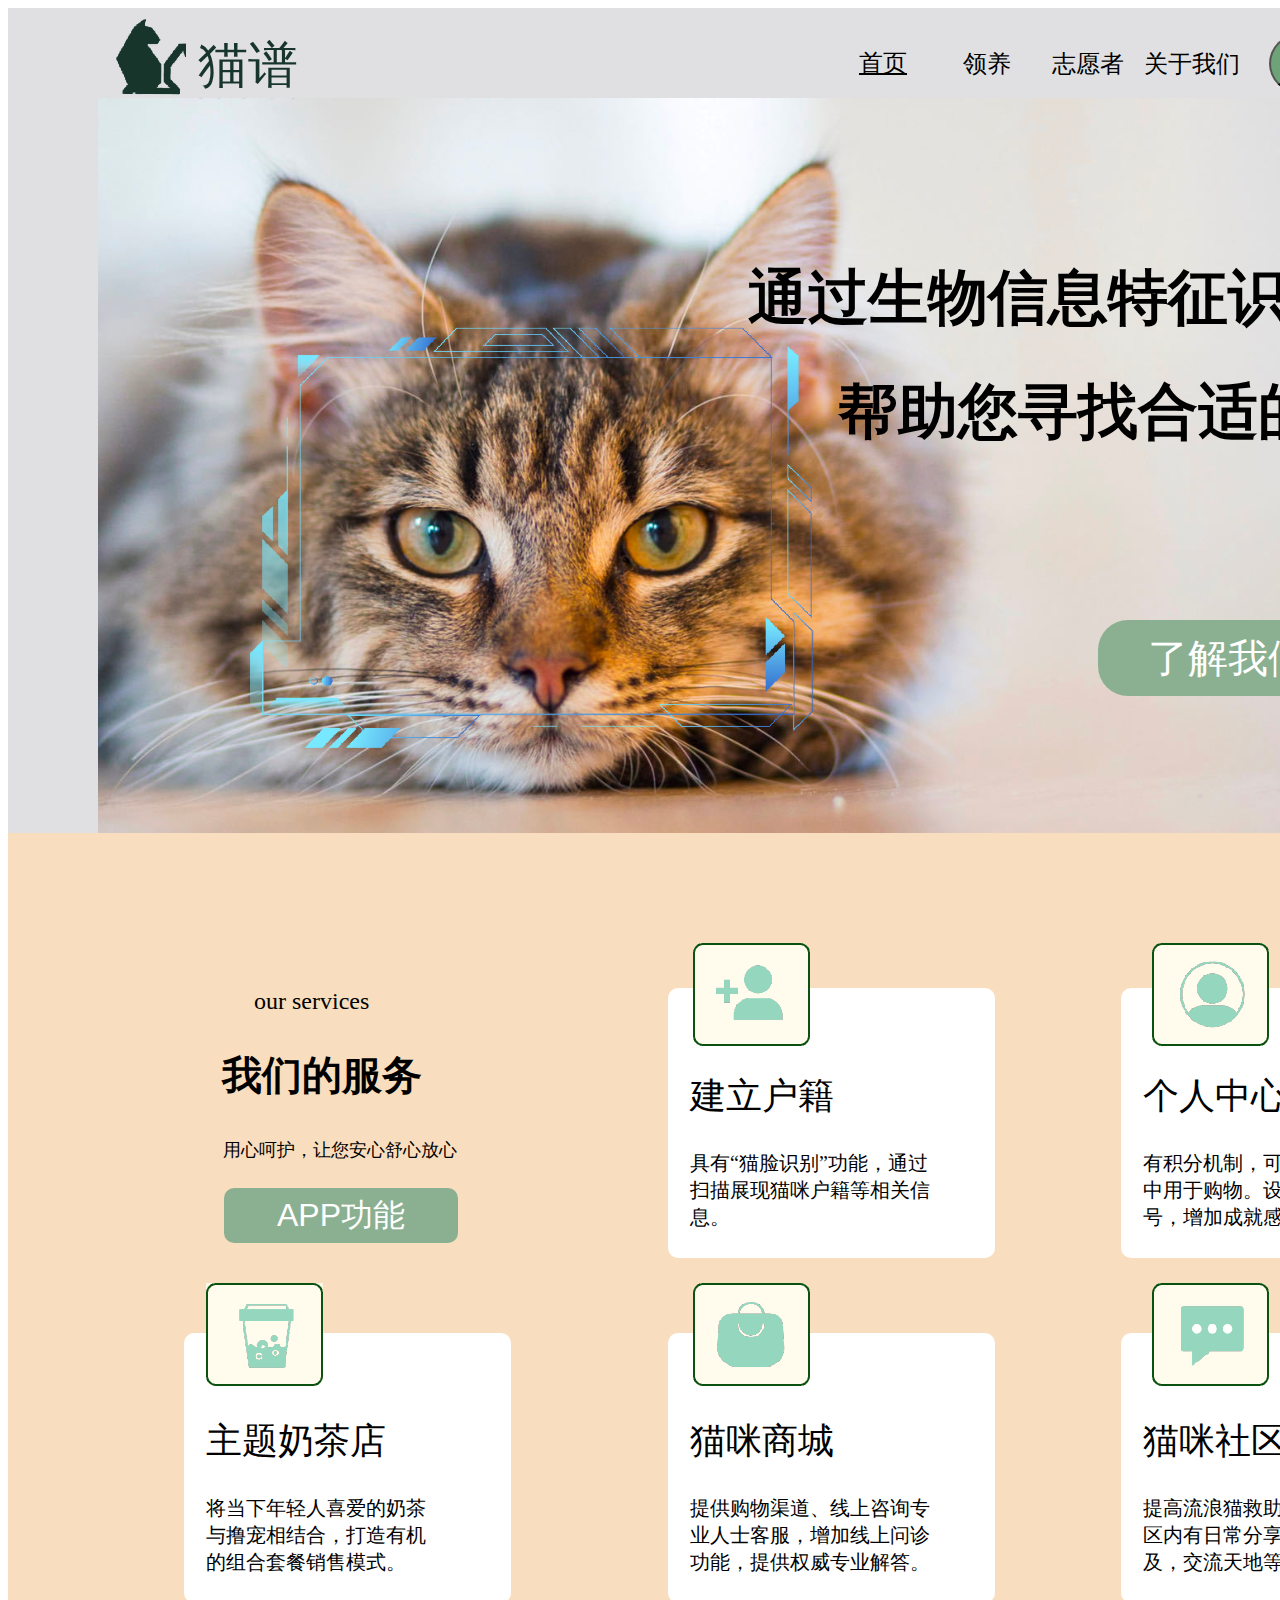
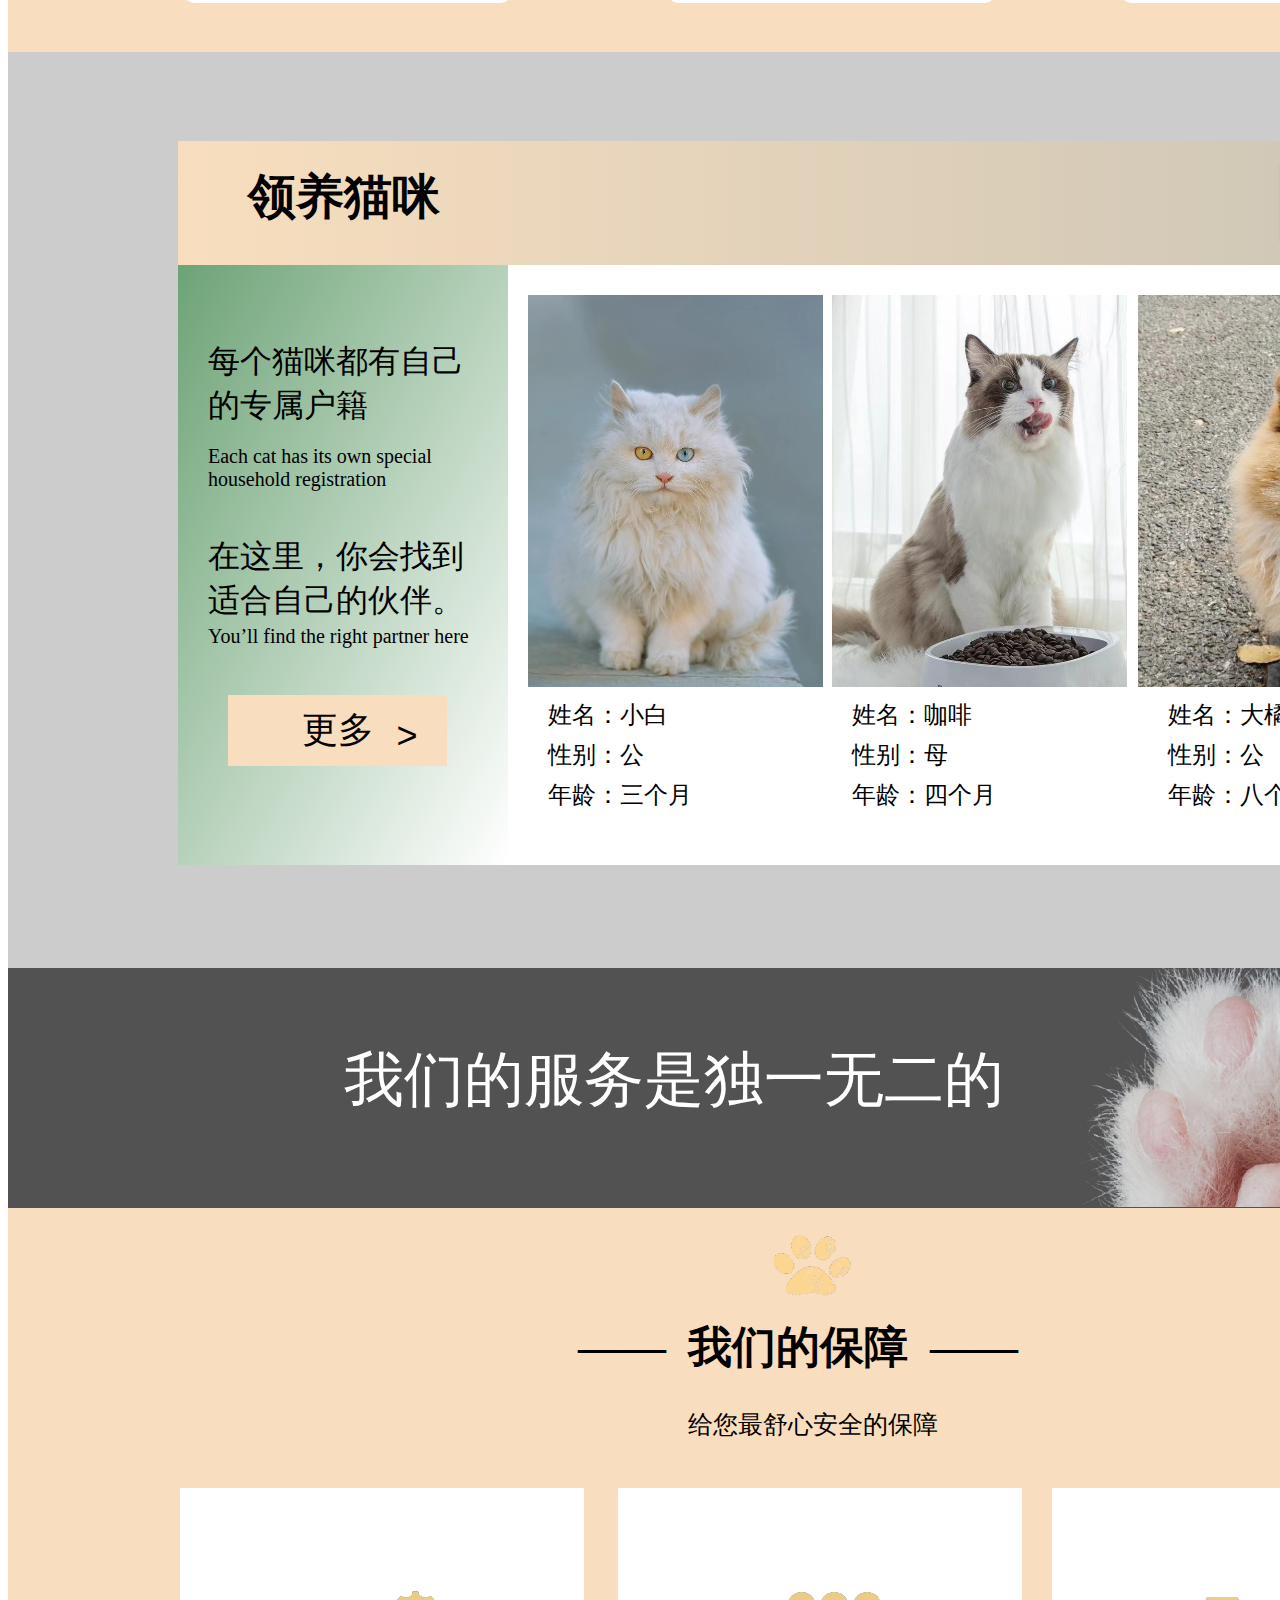
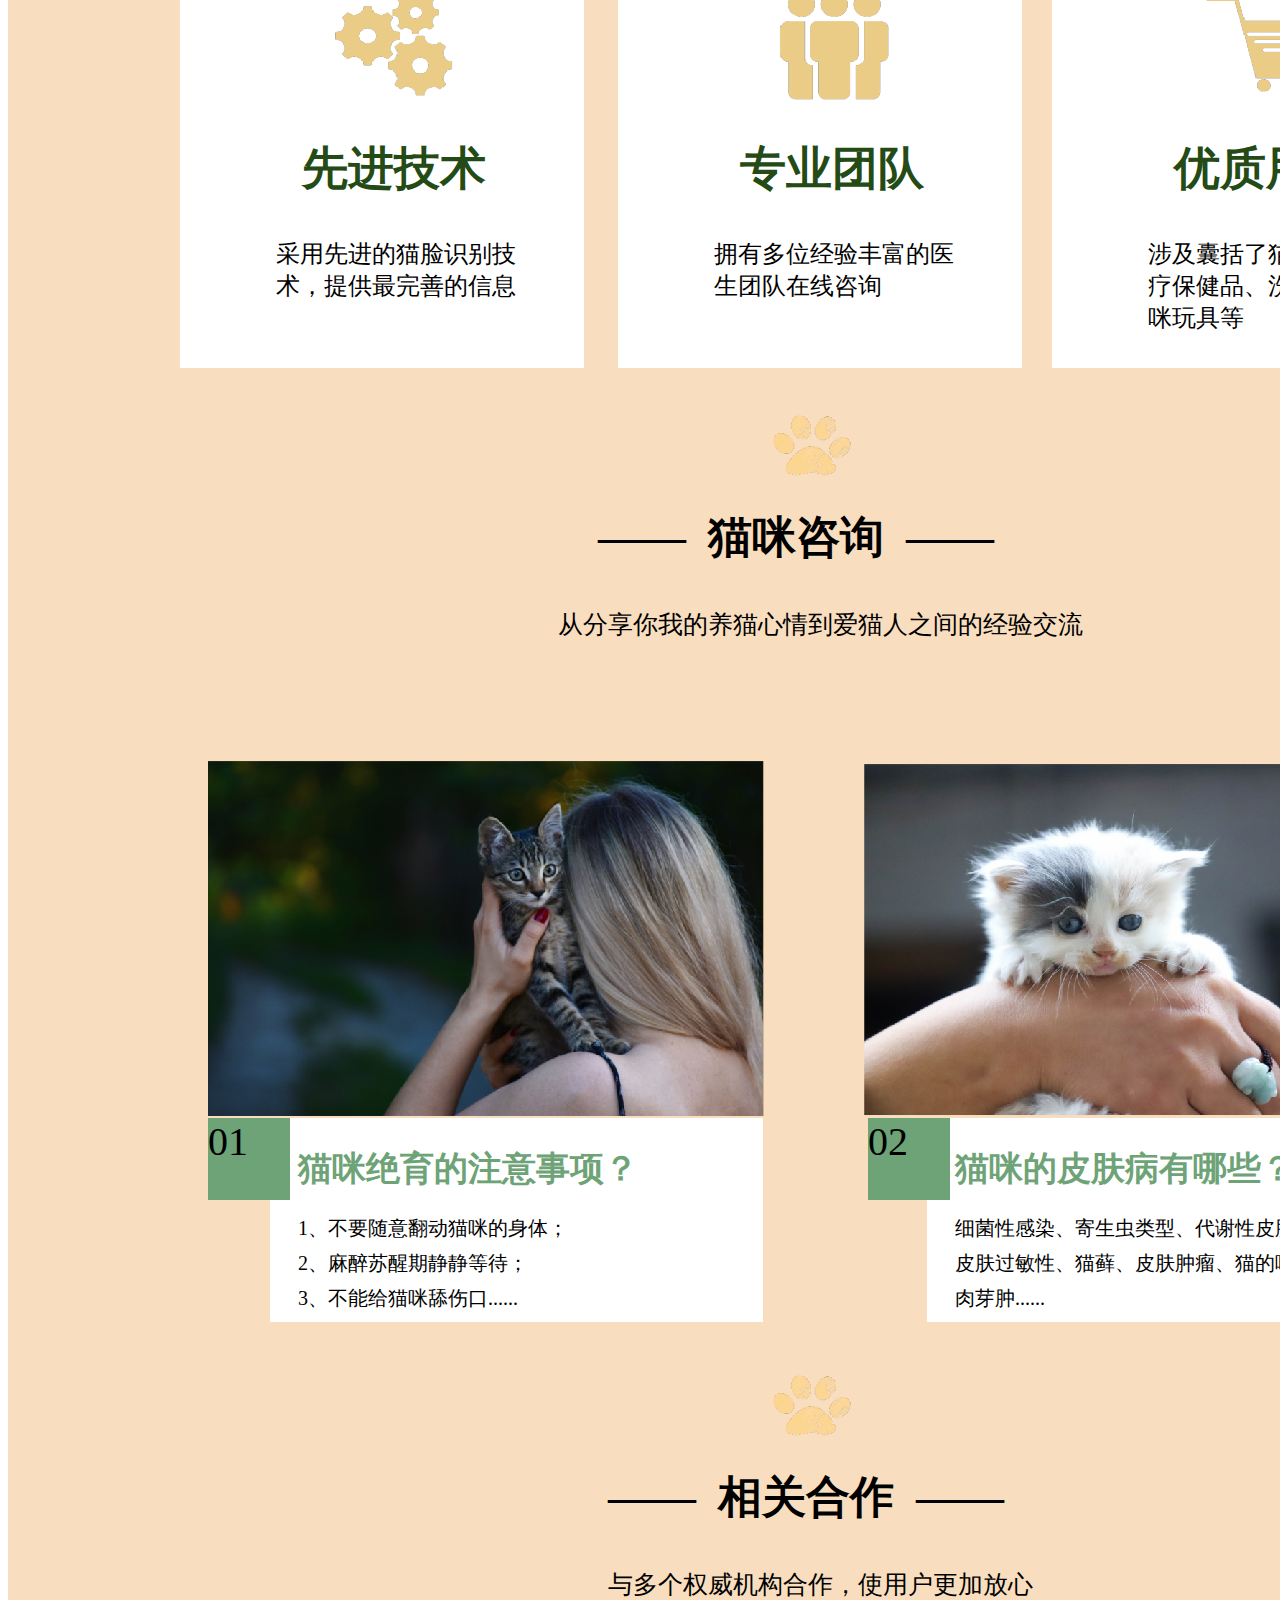
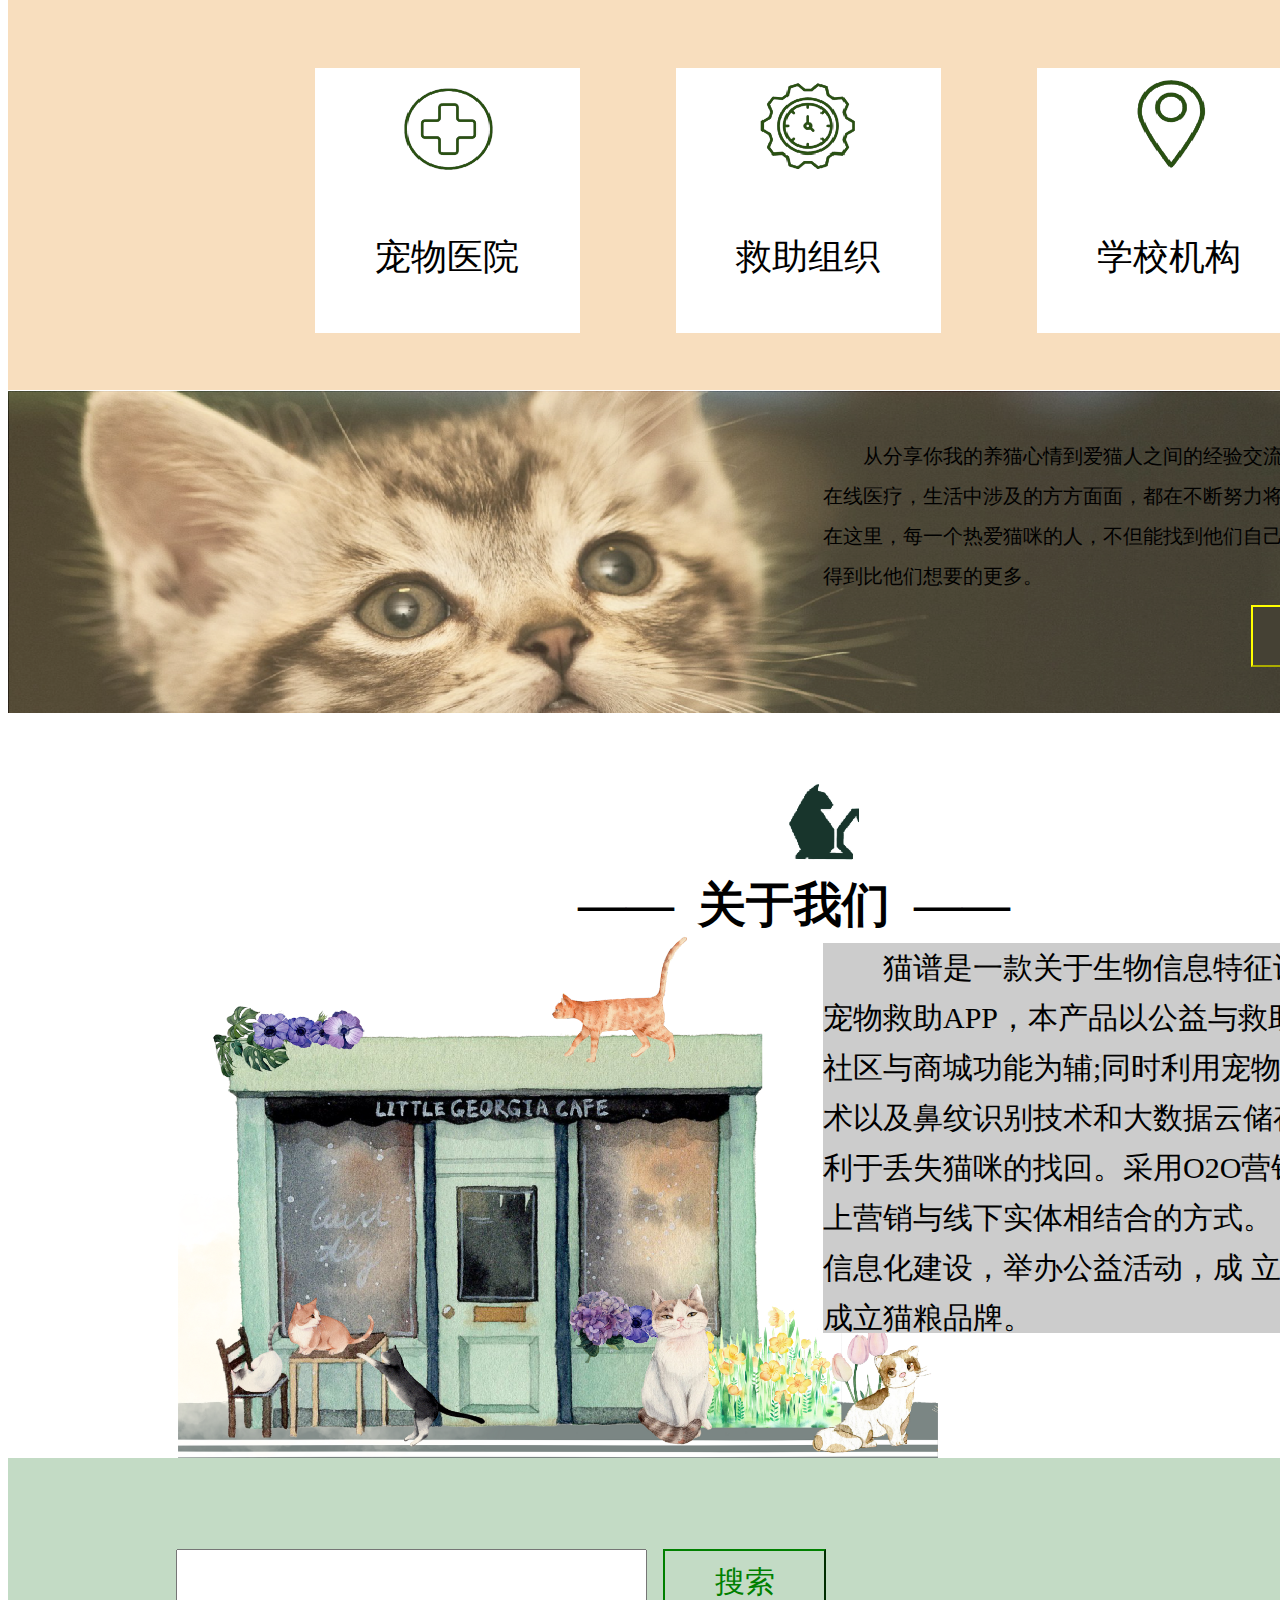
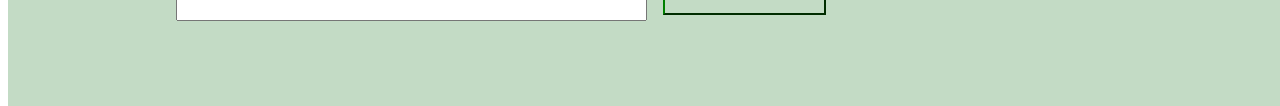
<file: index.html>
<!DOCTYPE html>
<html lang="CH-cn">
<head>
    <meta charset="UTF-8">
    <meta http-equiv="X-UA-Compatible" content="IE=edge">
    <meta name="viewport" content="width=device-width, initial-scale=1.0">
    <link rel="stylesheet" href="./cat-pedigree.css">
</head>
<body>
    <div class="background">
        <div class="head">
            <div class="first-head"></div>
            <div class="title"><a>猫谱</a></div>
            <button class="home">首页</button>
            <button class="adopt">领养</button>
            <button class="volunteer">志愿者</button>
            <button class="personal">关于我们</button>
            <button type="button" class="check"><a>登记</a></button>
            <div class="cat">
                <div class="publicize_first">通过生物信息特征识别</div>
                <div class="publicize_second">帮助您寻找合适的伙伴</div>
                <button type="button" class="understand" onclick="understand()"><a>了解我们</a></button>
            </div>
        </div>
        <div class="service">
            <div class="service_first">our services</div>
            <div class="service_second">我们的服务</div>
            <div class="service_third">用心呵护，让您安心舒心放心</div>
            <button type="button" class="app"><a>APP功能</a></button>
            <div class="milk_tea">
                <div class="milk_tea_head">主题奶茶店</div>
                <div class="milk_tea_information">将当下年轻人喜爱的奶茶与撸宠相结合，打造有机的组合套餐销售模式。</div>
            </div>
            <div class="milk_tea_logo"></div>
            <div class="mall">
                <div class="mall_head">猫咪商城</div>
                <div class="mall_information">提供购物渠道、线上咨询专业人士客服，增加线上问诊功能，提供权威专业解答。
                    </div>
            </div>
            <div class="mall_logo"></div>
            <div class="community">
                <div class="community_head">猫咪社区</div>
                <div class="community_information">提高流浪猫救助参与度，社区内有日常分享，知识普及，交流天地等板块。</div>
            </div>
            <div class="community_logo"></div>
            <div class="person">
                <div class="person_head">个人中心</div>
                <div class="person_information">有积分机制，可在猫咪商城中用于购物。设有荣誉称号，增加成就感。</div>
            </div>
            <div class="person_logo"></div>
            <div class="census_register">
                <div class="census_register_head">建立户籍</div>
                <div class="census_register_information">具有“猫脸识别”功能，通过扫描展现猫咪户籍等相关信息。</div>
            </div>
            <div class="census_register_logo"></div>
        </div>
        <div class="adopt_cat">
            <div class="adopt_head">
                <a>领养猫咪</a>
                <div class="middle_cat"></div>
            </div>
            <div class="domicile">
                <div class="adopt_first">每个猫咪都有自己的专属户籍</div>
                <div class="adopt_second">Each  cat  has  its  own  special  household  registration</div>
                <div class="adopt_third">在这里，你会找到适合自己的伙伴。</div>
                <div class="adopt_forth">You’ll  find  the  right  partner  here</div>
                <button type="button" class="more">更多
                    <div class="radius">></div>
                </button>
            </div>
            <div class="information">
                <div class="cat_first"></div>
                <div class="first_information">
                    姓名：小白<br>
                    性别：公<br>
                    年龄：三个月
                </div>
                <div class="cat_second"></div>
                <div class="second_information">
                    姓名：咖啡<br>
                    性别：母<br>
                    年龄：四个月
                </div>
                <div class="cat_third"></div>
                <div class="third_information">
                    姓名：大橘<br>
                    性别：公<br>
                    年龄：八个月
                </div>
            </div>
        </div>
        <div class="alone">
            <a>我们的服务是独一无二的</a>
            <div class="cat_foot"></div>
        </div>
        <div class="guarantee">
            <div class="guarantee_first"></div>
            <div class="guarantee_first_head">——&nbsp;&nbsp;我们的保障&nbsp;&nbsp;——</div>
            <div class="guarantee_first_introduce">给您最舒心安全的保障</div>
            <div class="presentation_first">
                <div class="cog"></div>
                <a class="technology">先进技术</a>
                <a class="technology_information">采用先进的猫脸识别技术，提供最完善的信息</a>
            </div>
            <div class="presentation_second">
                <div class="people"></div>
                <a class="group">专业团队</a>
                <a class="group_information">拥有多位经验丰富的医生团队在线咨询</a>
            </div>
            <div class="presentation_third">
                <div class="car"></div>
                <a class="use">优质用品</a>
                <a class="use_information">涉及囊括了猫咪食品、医疗保健品、洗护用品、猫咪玩具等</a>
            </div>
            <div class="guarantee_second"></div>
            <div class="guarantee_second_head">——&nbsp;&nbsp;猫咪咨询&nbsp;&nbsp;——</div>
            <div class="guarantee_second_introduce">从分享你我的养猫心情到爱猫人之间的经验交流</div>
            <div class="consultation_first"></div>
            <div class="sterilization">
                <a class="sterilization_information">猫咪绝育的注意事项？</a>
                <div class="detailed">
                    <h>1、不要随意翻动猫咪的身体；<br>
                        2、麻醉苏醒期静静等待；<br>
                        3、不能给猫咪舔伤口......</h>
                </div>
            </div>
            <div class="ordinal_one">01</div>
            <div class="consultation_second"></div>
            <div class="sickness">
                <a class="sickness_information">猫咪的皮肤病有哪些？</a>
                <div class="dermatosis">
                    <h>细菌性感染、寄生虫类型、代谢性皮肤病、皮肤过敏性、猫藓、皮肤肿瘤、猫的嗜酸性肉芽肿......</h>
                </div>
            </div>
            <div class="ordinal_two">02</div>
            <div class="guarantee_third"></div>
            <div class="guarantee_third_head">——&nbsp;&nbsp;相关合作&nbsp;&nbsp;——</div>
            <div class="guarantee_third_introduce">与多个权威机构合作，使用户更加放心</div>
            <div class="hospital">
                <div class="hospital_logo"></div>
                <a>宠物医院</a>
            </div>
            <div class="organization">
                <div class="organization_logo"></div>
                <a>救助组织</a>
            </div>
            <div class="school">
                <div class="school_logo"></div>
                <a>学校机构</a>
            </div>
        </div>
        <div class="contact">
            <a> 从分享你我的养猫心情到爱猫人之间的经验交流，从网上购物到
                在线医疗，生活中涉及的方方面面，都在不断努力将它们做到最好。
                在这里，每一个热爱猫咪的人，不但能找到他们自己想要的，而且能
                得到比他们想要的更多。
            </a>
            <button type="button" class="linked" style="color:white">联系我们</button>
        </div>
        <div class="ties" id="ties">
            <div class="cat_head"></div>
            <a>——&nbsp;&nbsp;关于我们&nbsp;&nbsp;——</a>
            <div class="cat_home"></div>
            <div class="relationship">猫谱是一款关于生物信息特征识别的一
                款宠物救助APP，本产品以公益与救助为主，
                以社区与商城功能为辅;同时利用宠物面部识
                别技术以及鼻纹识别技术和大数据云储存技
                术，有利于丢失猫咪的找回。采用O2O营销
                模式，线上营销与线下实体相结合的方式。
                完成猫咪的信息化建设，举办公益活动，成
                立公益团队，成立猫粮品牌。</div>
        </div>
        <div class="search">
            <input class="look"></input>
            <button type="button" class="look_for">搜索</button>
        </div>
    </div>    
</body>
    <script src="./js.js"></script>
</html>
</file>
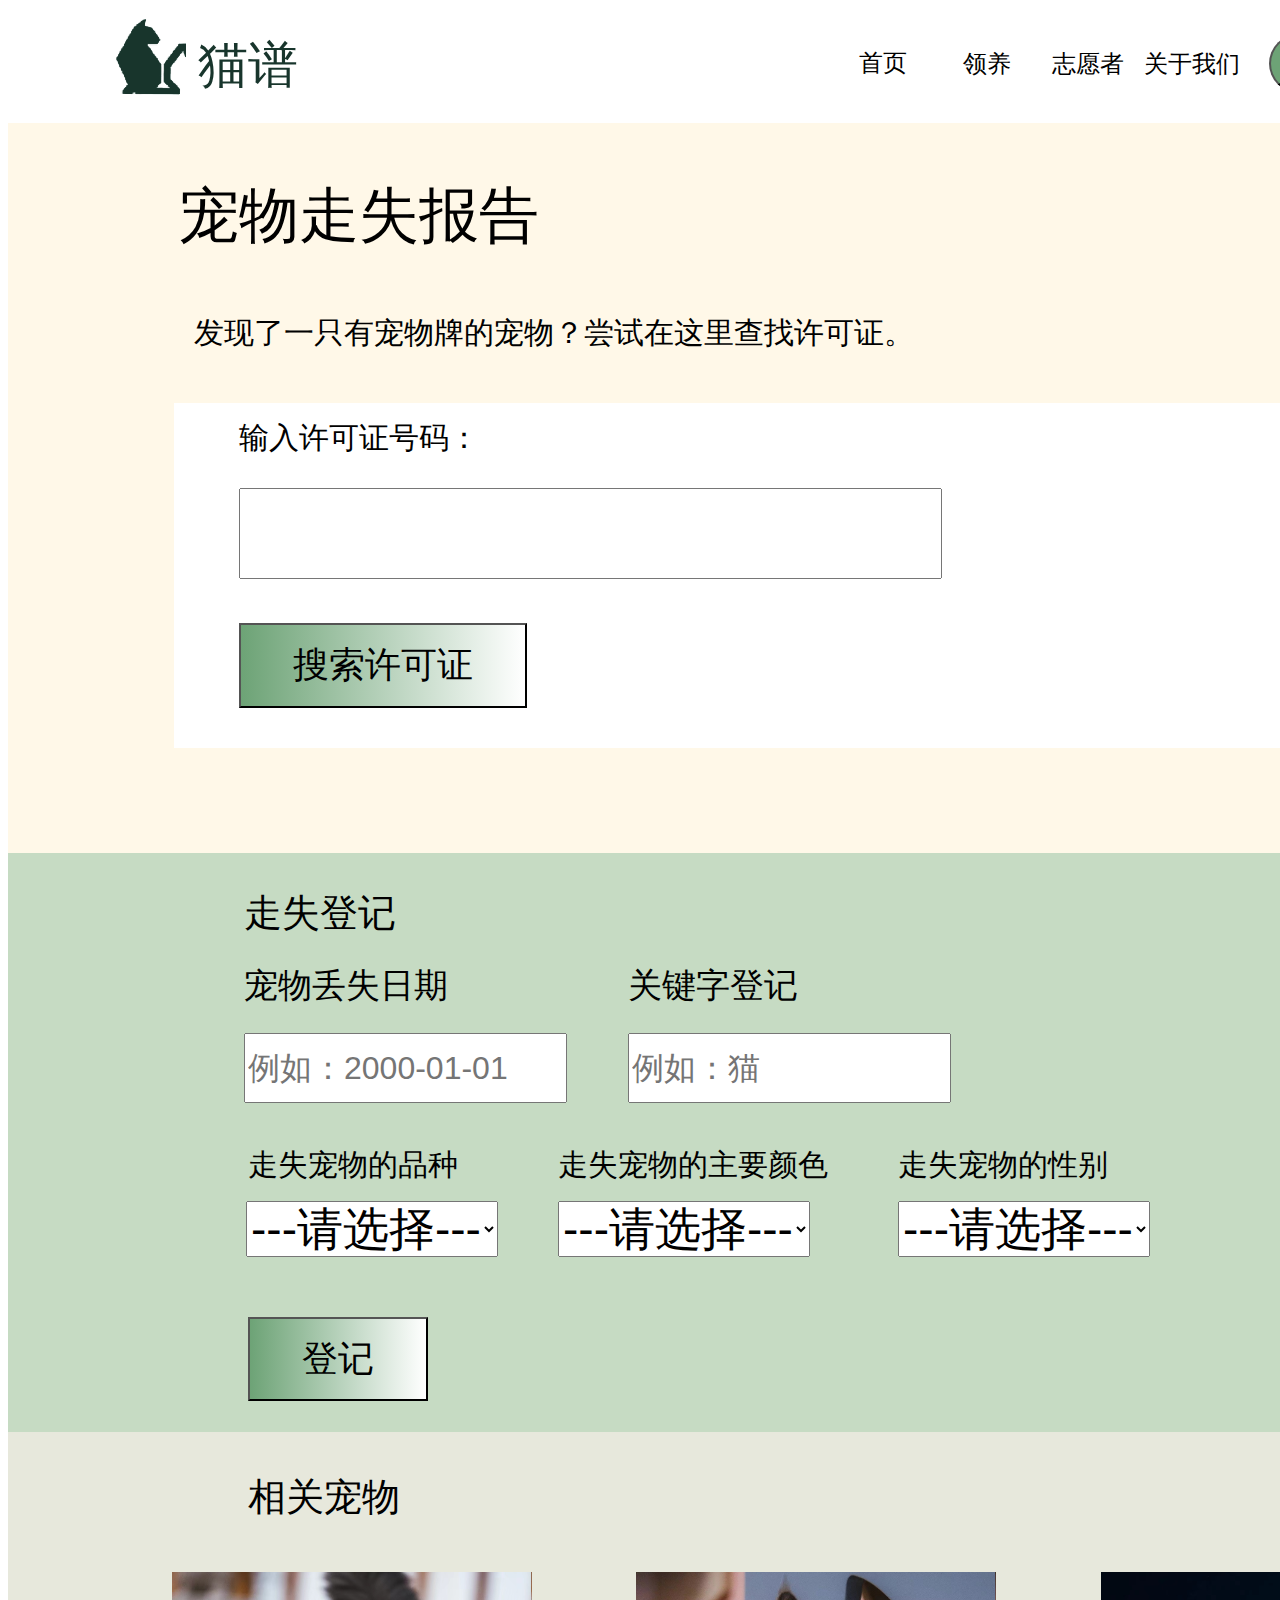
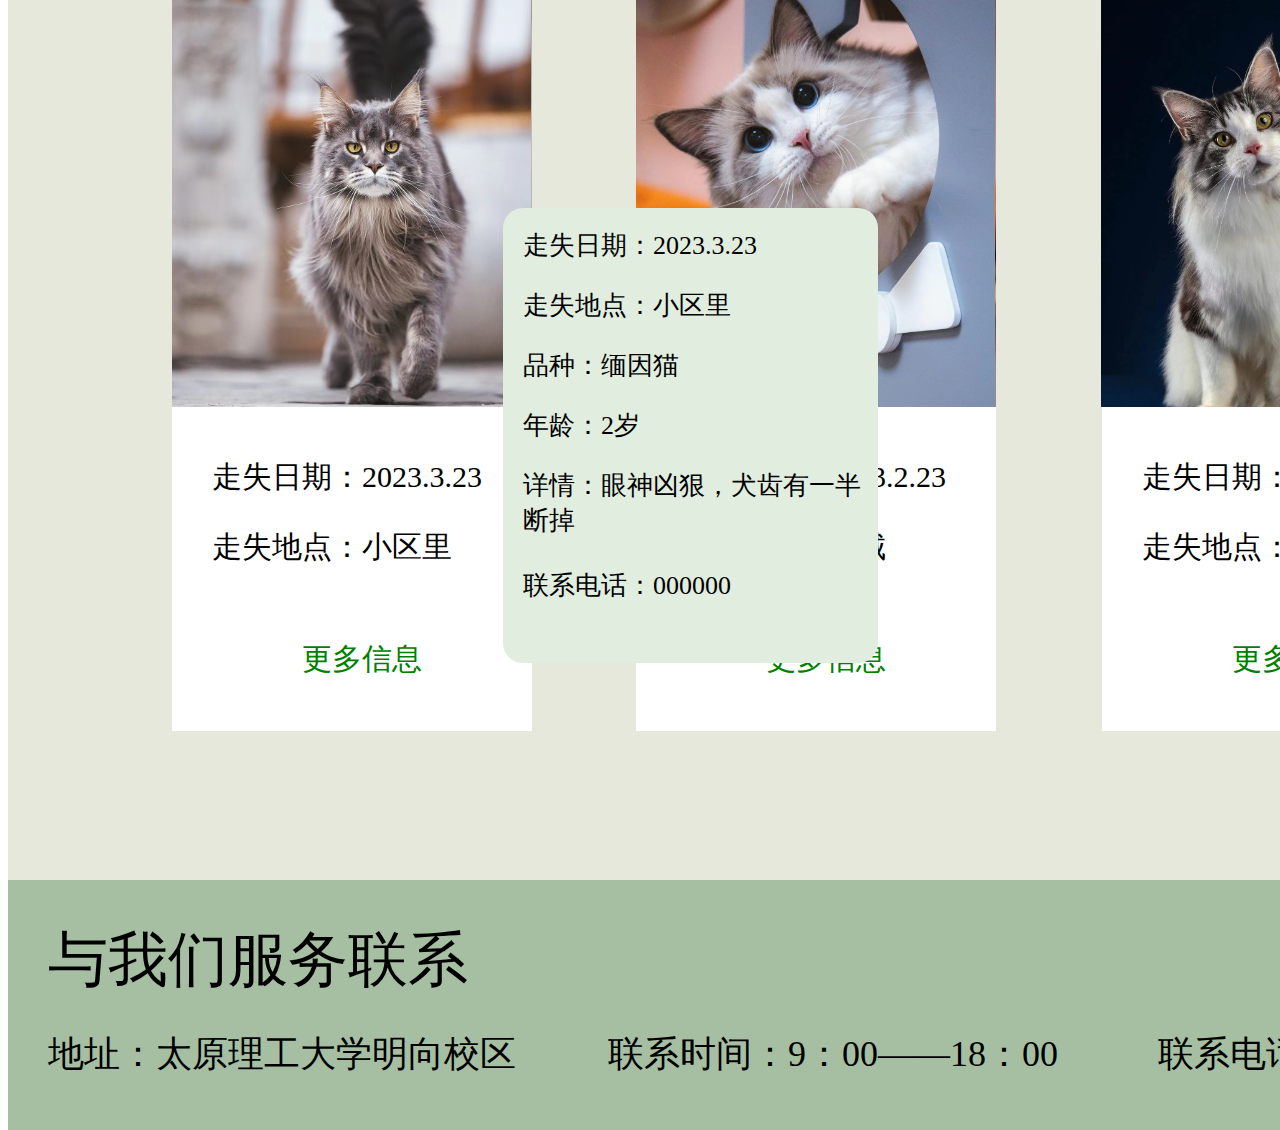
<file: cat.html>
<!DOCTYPE html>
<html lang="CH-cn">
<head>
    <meta charset="UTF-8">
    <meta http-equiv="X-UA-Compatible" content="IE=edge">
    <meta name="viewport" content="width=device-width, initial-scale=1.0">
    <link rel="stylesheet" href="./cat.css">
</head>
<body>
    <div class="background">
        <div class="head">
            <div class="first-head"></div>
            <div class="title"><a>猫谱</a></div>
            <button class="home">首页</button>
            <button class="adopt">领养</button>
            <button class="volunteer">志愿者</button>
            <button class="personal">关于我们</button>
            <button type="button" class="check"><a>登记</a></button>
        </div>
        <div class="license">
            <a class="view">宠物走失报告</a>
            <a class="pet">发现了一只有宠物牌的宠物？尝试在这里查找许可证。</a>
            <div class="permission">
                <a class="approval">输入许可证号码：</a>
                <input class="input">
                <button class="search"><a>搜索许可证</a></button>
            </div>
        </div>
        <div class="registration">
            <a class="registered_first">走失登记</a>
            <a class="registered_second">宠物丢失日期</a>
            <input class="input_first" placeholder="例如：2000-01-01">
            <a class="registered_third">关键字登记</a>
            <input class="input_second" placeholder="例如：猫">
            <a class="registered_forth">走失宠物的品种</a>
            <select name="address" class="optional_first">
                <option>---请选择---</option>
                <option>波斯猫</option>
                <option>狸花猫</option>
                <option>布偶猫</option>
                <option>橘猫</option>
                <option>折耳猫</option>
                <option>短毛猫</option>
            </select>
            <a class="registered_fifth">走失宠物的主要颜色</a>
            <select name="address" class="optional_second">
                <option>---请选择---</option>
                <option>橘色</option>
                <option>白色</option>
                <option>黑色</option>
                <option>黑白相间</option>
                <option>灰色</option>
                <option>蓝色</option>
            </select>
            <a class="registered_sixth">走失宠物的性别</a>
            <select name="address" class="optional_third">
                <option>---请选择---</option>
                <option>公</option>
                <option>母</option>
            </select>
            <button class="enrollment"><a>登记</a></button>
        </div>
        <div class="pet_one">
            <a class="about">相关宠物</a>
            <div class="cat_first"></div>
            <div class="cat_first_information">
                <a class="first_information_time">走失日期：2023.3.23</a>
                <a class="first_information_place">走失地点：小区里</a>
                <button type="button" class="more_first"><a>更多信息</a></button>
            </div>
            <div class="cat_second"></div>
            <div class="cat_second_information">
                <a class="second_information_time">走失日期：2023.2.23</a>
                <a class="second_information_place">走失地点：商城</a>
                <button type="button" class="more_second"><a>更多信息</a></button>
            </div>
            <div class="cat_third"></div>
            <div class="cat_third_information">
                <a class="third_information_time">走失日期：2023.3.10</a>
                <a class="third_information_place">走失地点：路边</a>
                <button type="button" class="more_third"><a>更多信息</a></button>
            </div>
        </div>
        <div class="more_information">
            <a class="more_information_first">走失日期：2023.3.23</a>
            <a class="more_information_second">走失地点：小区里</a>
            <a class="more_information_third">品种：缅因猫</a>
            <a class="more_information_forth">年龄：2岁</a>
            <a class="more_information_fifth">详情：眼神凶狠，犬齿有一半断掉</a>
            <a class="more_information_sixth">联系电话：000000</a>
        </div>
        <div class="bottom">
            <a class="bottom_first">与我们服务联系</a>
            <a class="bottom_second">地址：太原理工大学明向校区</a>
            <a class="bottom_third">联系时间：9：00——18：00</a>
            <a class="bottom_forth">联系电话：18435416683</a>
        </div>
    </div>
</body>
    <script src="./cat.js"></script>
</html>
</file>
<file: cat-pedigree.css>
.background{
    position: relative;
    width: 1600px;
    height: 6380px;
    margin: 0 auto;
}
.head{
    position: absolute;
    width: 1600px;
    height: 825px;
    background-color: #e0e0e2;
}
.first-head{
    position: absolute;
    width: 94px;
    height: 87px;
    left: 84px;
    background: url("./cat-pedigree/cat.png");
}
.title{
    position: absolute;
    width: 124px;
    height: 72px;
    left: 190px;
    top: 24px;
    font-size:50px;
    color: #18352c;
}
.title a{
    color: #18352c;
}
.home{
    position: absolute;
    width: 70px;
    height: 34px;
    left: 840px;
    top: 38px;
    font-size: 24px;
    border: none;
    background-color: #e0e0e2;
    text-decoration: underline black;
}
.adopt{
    position: absolute;
    width: 100px;
    height: 34px;
    left: 929px;
    top: 39px;
    font-size: 24px;
    border: none;
    background-color: #e0e0e2;
}
.volunteer{
    position: absolute;
    width: 100px;
    height: 34px;
    left: 1030px;
    top: 39px;
    font-size: 24px;
    border: none;
    background-color: #e0e0e2;
}
.personal{
    position: absolute;
    width: 120px;
    height: 34px;
    left: 1124px;
    top: 39px;
    font-size: 24px;
    border: none;
    background-color: #e0e0e2;
}
.check{
    position: absolute;
    width: 180px;
    height: 59px;
    left: 1261px;
    top: 26px;
    font-size: 20px;
    background-color: #6DA376;
    border-radius: 30px 30px 30px 30px;
}
.check a{
    color: aliceblue;
}
.cat{
    position: absolute;
    width: 1427px;
    height: 736px;
    left: 90px;
    top: 90px;
    background: url("./cat-pedigree/cat-1.png");
}
.publicize_first{
    position: absolute;
    width: 600px;
    height: 87px;
    left: 650px;
    top: 160px;
    font-size: 60px;
    font-weight: bold;
}
.publicize_second{
    position: absolute;
    width: 600px;
    height: 87px;
    left: 740px;
    top: 274px;
    font-size: 60px;
    font-weight: bold;
}
.understand{
    position: absolute;
    width: 259px;
    height: 76px;
    left: 1000px;
    top: 522px;
    font-size: 40px;
    background-color: #8BB091;
    border-radius: 30px 30px 30px 30px;
    border: none;
}
.understand a{
    color: white;
}
.service{
    position: absolute;
    width: 1600px;
    height: 820px;
    top: 825px;
    background-color: #f8debe;
}
.service_first{
    position: absolute;
    width: 139px;
    height: 35px;
    top: 155px;
    left: 246px;
    font-size: 24px;
}
.service_second{
    position: absolute;
    width: 240px;
    height: 60px;
    left: 214px;
    top: 215px;
    font-size: 40px;
    font-weight: bold;
}
.service_third{
    position: absolute;
    width: 234px;
    height: 27px;
    left: 215px;
    top: 305px;
    font-size: 18px;
}
.app{
    position: absolute;
    width: 234px;
    height: 55px;
    left: 216px;
    top: 355px;
    background-color: #8BB091;
    border: none;
    font-size: 32px;
    border-radius: 10px 10px 10px 10px;
}
.app a{
    color: white;
}
.milk_tea{
    width: 327px;
    height: 270px;
    position: absolute;
    top: 500px;
    left: 176px;
    background-color: white;
    border-radius: 10px 10px 10px 10px ;
}
.milk_tea_head{
    width: 180px;
    height: 50px;
    position: absolute;
    top: 84px;
    left: 22px;
    font-size: 36px;
}
.milk_tea_information{
    width: 220px;
    height: 87px;
    position: absolute;
    left: 22px;
    top: 162px;
    font-size: 20px;
}
.milk_tea_logo{
    width: 117px;
    height: 103px;
    position: absolute;
    left: 198px;
    top: 450px;
    background: url("./cat-pedigree/juice.png");
}
.mall{
    width: 327px;
    height: 270px;
    position: absolute;
    top: 500px;
    left: 660px;
    background-color: white;
    border-radius: 10px 10px 10px 10px ;
}
.mall_head{
    width: 180px;
    height: 50px;
    position: absolute;
    top: 84px;
    left: 22px;
    font-size: 36px;
}
.mall_information{
    width: 240px;
    height: 87px;
    position: absolute;
    left: 22px;
    top: 162px;
    font-size: 20px;
}
.mall_logo{
    width: 117px;
    height: 103px;
    position: absolute;
    left: 685px;
    top: 450px;
    background: url("./cat-pedigree/bag.png");
}
.community{
    width: 327px;
    height: 270px;
    position: absolute;
    top: 500px;
    left: 1113px;
    background-color: white;
    border-radius: 10px 10px 10px 10px ;
}
.community_head{
    width: 180px;
    height: 50px;
    position: absolute;
    top: 84px;
    left: 22px;
    font-size: 36px;
}
.community_information{
    width: 240px;
    height: 87px;
    position: absolute;
    left: 22px;
    top: 162px;
    font-size: 20px;
}
.community_logo{
    width: 117px;
    height: 103px;
    position: absolute;
    left: 1144px;
    top: 450px;
    background: url("./cat-pedigree/information.png");
}
.person{
    width: 327px;
    height: 270px;
    position: absolute;
    top: 155px;
    left: 1113px;
    background-color: white;
    border-radius: 10px 10px 10px 10px ;
}
.person_head{
    width: 180px;
    height: 50px;
    position: absolute;
    top: 84px;
    left: 22px;
    font-size: 36px;
}
.person_information{
    width: 240px;
    height: 87px;
    position: absolute;
    left: 22px;
    top: 162px;
    font-size: 20px;
}
.person_logo{
    width: 117px;
    height: 103px;
    position: absolute;
    left: 1144px;
    top: 110px;
    background: url("./cat-pedigree/person.png");
}
.census_register{
    width: 327px;
    height: 270px;
    position: absolute;
    top: 155px;
    left: 660px;
    background-color: white;
    border-radius: 10px 10px 10px 10px ;
}
.census_register_head{
    width: 180px;
    height: 50px;
    position: absolute;
    top: 84px;
    left: 22px;
    font-size: 36px;
}
.census_register_information{
    width: 240px;
    height: 87px;
    position: absolute;
    left: 22px;
    top: 162px;
    font-size: 20px;
}
.census_register_logo{
    width: 117px;
    height: 103px;
    position: absolute;
    left: 685px;
    top: 110px;
    background: url("./cat-pedigree/create.png");
}
.adopt_cat{
    background-color: #CCCCCC;
    width: 1600px;
    height: 918px;
    position: absolute;
    top: 1644px;
}
.adopt_head{
    position: absolute;
    width: 1270px;
    height: 126px;
    left: 170px;
    top: 89px;
    background-image: linear-gradient(to right, #f8debe, #cbc5b6);
}
.adopt_head a{
    width: 192px;
    height: 68px;
    position: absolute;
    left: 70px;
    top: 24px;
    font-size: 48px;
    font-weight: bold;
}
.middle_cat{
    width: 116px;
    height: 77px;
    position: absolute;
    left: 1100px;
    top: 24px;
    background: url("./cat-pedigree/cat-2.png");
}
.domicile{
    width: 330px;
    height: 600px;
    position: absolute;
    left: 170px;
    top: 213px;
    background-image: linear-gradient(to bottom right, #6DA376, white);
}
.adopt_first{
    width: 256px;
    height: 90px;
    position: absolute;
    left: 30px;
    top: 75px;
    font-size: 32px;
}
.adopt_second{
    width: 298px;
    height: 58px;
    position: absolute;
    left: 30px;
    top: 180px;
    font-size: 20px;
}
.adopt_third{
    width: 256px;
    height: 93px;
    position: absolute;
    left: 30px;
    top: 270px;
    font-size: 32px;
}
.adopt_forth{
    width: 293px;
    height: 58px;
    position: absolute;
    left: 30px;
    top: 360px;
    font-size: 20px;
}
.more{
    width: 219px;
    height: 71px;
    position: absolute;
    top: 430px;
    left: 50px;
    background-color: #f8debe;
    border: none;
    font-size: 36px;
}
.radius{
    width: 38px;
    height: 38px;
    border-radius: 38px 38px 38px 38px;
    position: absolute;
    left: 160px;
    top: 20px;
}
.information{
    width: 940px;
    height: 600px;
    position: absolute;
    left: 500px;
    top: 213px;
    background-color: white;
}
.cat_first{
    width: 295px;
    height: 392px;
    position: absolute;
    left: 20px;
    top: 30px;
    background: url("./cat-pedigree/cat-3.png");
}
.cat_second{
    width: 295px;
    height: 392px;
    position: absolute;
    left: 324px;
    top: 30px;
    background: url("./cat-pedigree/cat-4.png");
}
.cat_third{
    width: 292px;
    height: 392px;
    position: absolute;
    left: 630px;
    top: 30px;
    background: url("./cat-pedigree/cat-5.png");
}
.first_information{
    width: 150px;
    height: 34px;
    position: absolute;
    top: 430px;
    left: 40px;
    font-size: 24px;
    line-height: 40px;
}
.second_information{
    width: 150px;
    height: 34px;
    position: absolute;
    top: 430px;
    left: 344px;
    font-size: 24px;
    line-height: 40px;
}
.third_information{
    width: 150px;
    height: 34px;
    position: absolute;
    top: 430px;
    left: 660px;
    font-size: 24px;
    line-height: 40px;
}
.alone{
    width: 1600px;
    height: 240px;
    position: absolute;
    top: 2560px;
    background-color: #525252;
}
.cat_foot{
    width: 387px;
    height: 239px;
    position: absolute;
    left: 1063px;
    background: url("./cat-pedigree/cat-6.png");
}
.alone a{
    width: 693px;
    height: 95px;
    font-size: 60px;
    color: white;
    position: absolute;
    left: 336px;
    top: 72px;
}
.guarantee{
    width: 1600px;
    height: 2382px;
    background-color: #f8debe;
    position: absolute;
    top: 2800px;
}
.guarantee_first{
    width: 91px;
    height: 73px;
    position: absolute;
    top: 20px;
    left: 758px;
    background: url("./cat-pedigree/cat-11.png");
}
.guarantee_first_head{
    width: 470px;
    height: 70px;
    position: absolute;
    top: 110px;
    left: 570px;
    font-size: 44px;
    font-weight: bold;
}
.guarantee_first_introduce{
    width: 250px;
    height: 30px;
    position: absolute;
    top: 200px;
    left: 680px;
    font-size: 25px;
}
.presentation_first{
    width: 404px;
    height: 480px;
    position: absolute;
    left: 172px;
    top: 280px;
    background-color: white;
}
.cog{
    width: 134px;
    height: 120px;
    position: absolute;
    left: 149px;
    top: 100px;
    background: url("./cat-pedigree/cog.png");
}
.technology{
    width: 189px;
    height: 66px;
    position: absolute;
    top: 250px;
    left: 122px;
    font-size: 46px;
    font-weight: bolder;
    color: #244A15;
}
.technology_information{
    width: 284px;
    height: 66px;
    position: absolute;
    left: 96px;
    top: 350px;
    font-size: 24px;
}
.presentation_second{
    width: 404px;
    height: 480px;
    position: absolute;
    left: 610px;
    top: 280px;
    background-color: white;
}
.people{
    width: 134px;
    height: 120px;
    position: absolute;
    left: 149px;
    top: 100px;
    background: url("./cat-pedigree/people.png");
}
.group{
    width: 189px;
    height: 66px;
    position: absolute;
    top: 250px;
    left: 122px;
    font-size: 46px;
    font-weight: bolder;
    color: #244A15;
}
.group_information{
    width: 260px;
    height: 66px;
    position: absolute;
    left: 96px;
    top: 350px;
    font-size: 24px;
}
.presentation_third{
    width: 404px;
    height: 480px;
    position: absolute;
    left: 1044px;
    top: 280px;
    background-color: white;
}
.car{
    width: 134px;
    height: 120px;
    position: absolute;
    left: 149px;
    top: 100px;
    background: url("./cat-pedigree/car.png");
}
.use{
    width: 189px;
    height: 66px;
    position: absolute;
    top: 250px;
    left: 122px;
    font-size: 46px;
    font-weight: bolder;
    color: #244A15;
}
.use_information{
    width: 280px;
    height: 66px;
    position: absolute;
    left: 96px;
    top: 350px;
    font-size: 24px;
}
.guarantee_second{
    width: 91px;
    height: 73px;
    position: absolute;
    top: 800px;
    left: 758px;
    background: url("./cat-pedigree/cat-11.png");
}
.guarantee_second_head{
    width: 470px;
    height: 70px;
    position: absolute;
    top: 900px;
    left: 590px;
    font-size: 44px;
    font-weight: bold;
}
.guarantee_second_introduce{
    width: 550px;
    height: 30px;
    position: absolute;
    top: 1000px;
    left: 550px;
    font-size: 25px;
}
.consultation_first{
    width: 556px;
    height: 358px;
    position: absolute;
    left: 200px;
    top: 1150px;
    background: url("./cat-pedigree/cat-7.png");
}
.sterilization{
    width: 493px;
    height: 204px;
    position: absolute;
    top: 1510px;
    left: 262px;
    background-color: white;
}
.sterilization_information{
    width: 355px;
    height: 50px;
    position: absolute;
    top: 28px;
    left: 28px;
    font-size: 34px;
    font-weight: bold;
    color: #6DA376;
}
.detailed{
    width: 272px;
    height: 87px;
    position: absolute;
    left: 28px;
    top: 93px;
    font-size: 20px;
    line-height: 35px;
}
.ordinal_one{
    width: 82px;
    height: 82px;
    background-color: #6DA376;
    position: absolute;
    left: 200px;
    top: 1510px;
    font-size: 40px;
}
.consultation_second{
    width: 556px;
    height: 358px;
    position: absolute;
    left: 850px;
    top: 1150px;
    background: url("./cat-pedigree/cat-8.png");
}
.sickness{
    width: 493px;
    height: 204px;
    position: absolute;
    top: 1510px;
    left: 919px;
    background-color: white;
}
.sickness_information{
    width: 355px;
    height: 50px;
    position: absolute;
    top: 28px;
    left: 28px;
    font-size: 34px;
    font-weight: bold;
    color: #6DA376;
}
.dermatosis{
    width: 380px;
    height: 87px;
    position: absolute;
    left: 28px;
    top: 93px;
    font-size: 20px;
    line-height: 35px;
}
.ordinal_two{
    width: 82px;
    height: 82px;
    background-color: #6DA376;
    position: absolute;
    left: 860px;
    top: 1510px;
    font-size: 40px;
}
.guarantee_third{
    width: 91px;
    height: 73px;
    position: absolute;
    top: 1760px;
    left: 758px;
    background: url("./cat-pedigree/cat-11.png");
}
.guarantee_third_head{
    width: 470px;
    height: 70px;
    position: absolute;
    top: 1860px;
    left: 600px;
    font-size: 44px;
    font-weight: bold;
}
.guarantee_third_introduce{
    width: 450px;
    height: 30px;
    position: absolute;
    top: 1960px;
    left: 600px;
    font-size: 25px;
}
.hospital{
    width: 265px;
    height: 265px;
    position: absolute;
    left: 307px;
    top: 2060px;
    background-color: white;
}
.hospital_logo{
    width: 134px;
    height: 120px;
    position: absolute;
    left: 66px;
    background: url("./cat-pedigree/add.png");
}
.hospital a{
    width: 144px;
    height: 53px;
    position: absolute;
    left: 60px;
    top: 165px;
    font-size: 36px;
}
.organization{
    width: 265px;
    height: 265px;
    position: absolute;
    left: 668px;
    top: 2060px;
    background-color: white;
}
.organization_logo{
    width: 134px;
    height: 120px;
    position: absolute;
    left: 66px;
    background: url("./cat-pedigree/time.png");
}
.organization a{
    width: 144px;
    height: 53px;
    position: absolute;
    left: 60px;
    top: 165px;
    font-size: 36px;
}
.school{
    width: 265px;
    height: 265px;
    position: absolute;
    left: 1029px;
    top: 2060px;
    background-color: white;
}
.school_logo{
    width: 134px;
    height: 120px;
    position: absolute;
    left: 66px;
    background: url("./cat-pedigree/positioning.png");
}
.school a{
    width: 144px;
    height: 53px;
    position: absolute;
    left: 60px;
    top: 165px;
    font-size: 36px;
}
.contact{
    width: 1600px;
    height: 357px;
    background: url("./cat-pedigree/cat-9.png");
    position: absolute;
    top: 5148px;
}
.contact a{
    width: 605px;
    height: 116px;
    position: absolute;
    top: 80px;
    left: 815px;
    font-size: 20px;
    text-indent: 2em;
    line-height: 40px;
}
.linked{
    width: 196px;
    height: 62px;
    position: absolute;
    top: 249px;
    left: 1243px;
    border-color: yellow;
    font-size: 28px;
    background-color: #454134;
}
.ties{
    width: 1600px;
    height: 756px;
    position: absolute;
    top: 5505px;
    background-color: white;
}
.cat_head{
    width: 94px;
    height: 87px;
    position: absolute;
    top: 60px;
    left: 757px;
    background: url("./cat-pedigree/cat.png");
}
.ties a{
    width: 470px;
    height: 70px;
    position: absolute;
    top: 160px;
    left: 570px;
    font-size: 48px;
    font-weight: bold;
}
.cat_home{
    width: 830px;
    height: 588px;
    position: absolute;
    top: 190px;
    left: 138px;
    background: url("./cat-pedigree/home.png");
}
.relationship{
    width: 624px;
    height: 390px;
    position: absolute;
    left: 815px;
    top: 230px;
    background-color: #CCCCCC;
    font-size: 30px;
    line-height: 50px;
    text-indent: 2em;
}
.search{
    width: 1600px;
    height: 248px;
    position: absolute;
    top: 6250px;
    background: url("./cat-pedigree/cat-10.png");
}
.look{
    width: 463px;
    height: 66px;
    position: absolute;
    top: 91px;
    left: 168px;
    font-size: 30px;
}
.look_for{
    width: 163px;
    height: 66px;
    position: absolute;
    top: 91px;
    left: 655px;
    font-size: 30px;
    color: green;
    background-color: #c3dbc5;
    border-color: green;
}
</file>
<file: cat.css>
.background{
    position: relative;
    width: 1600px;
    height: 2380px;
    margin: 0 auto;
}
.head{
    position: absolute;
    width: 1600px;
    height: 825px;
    background-color: white;
}
.first-head{
    position: absolute;
    width: 94px;
    height: 87px;
    left: 84px;
    background: url("./cat-pedigree/cat.png");
}
.title{
    position: absolute;
    width: 124px;
    height: 72px;
    left: 190px;
    top: 24px;
    font-size:50px;
    color: #18352c;
}
.title a{
    color: #18352c;
}
.home{
    position: absolute;
    width: 70px;
    height: 34px;
    left: 840px;
    top: 38px;
    font-size: 24px;
    border: none;
    background-color: white;
}
.adopt{
    position: absolute;
    width: 100px;
    height: 34px;
    left: 929px;
    top: 39px;
    font-size: 24px;
    border: none;
    background-color: white;
}
.volunteer{
    position: absolute;
    width: 100px;
    height: 34px;
    left: 1030px;
    top: 39px;
    font-size: 24px;
    border: none;
    background-color: white;
}
.personal{
    position: absolute;
    width: 120px;
    height: 34px;
    left: 1124px;
    top: 39px;
    font-size: 24px;
    border: none;
    background-color: white;
}
.check{
    position: absolute;
    width: 180px;
    height: 59px;
    left: 1261px;
    top: 26px;
    font-size: 20px;
    background-color: #6DA376;
    border-radius: 30px 30px 30px 30px;
}
.check a{
    color: black;
}
.license{
    width: 1600px;
    height: 730px;
    position: absolute;
    top: 115px;
    background-color: #FFF8E8;
}
.view{
    width: 360px;
    height: 85px;
    font-size: 60px;
    position: absolute;
    top: 53px;
    left: 171px;
}
.pet{
    width: 720px;
    height: 45px;
    position: absolute;
    font-size: 30px;
    top: 190px;
    left: 186px;
}
.permission{
    width: 1280px;
    height: 345px;
    position: absolute;
    top: 280px;
    left: 166px;
    background-color: white;
}
.approval{
    width: 240px;
    height: 45px;
    position: absolute;
    top: 15px;
    left: 65px;
    font-size: 30px;
}
.input{
    width: 695px;
    height: 85px;
    position: absolute;
    top: 85px;
    left: 65px;
    font-size: 2rem;
}
.search{
    width: 288px;
    height: 85px;
    position: absolute;
    top: 220px;
    left: 65px;
    background-image: linear-gradient(to right, #6DA376, white);
}
.search a{
    font-size: 36px;
    color: black;
}
.registration{
    width: 1600px;
    height: 580px;
    position: absolute;
    top: 845px;
    background-color: #C6DBC3;
}
.registered_first{
    width: 152px;
    height: 56px;
    position: absolute;
    left: 236px;
    top: 35px;
    font-size: 38px;
}
.registered_second{
    width: 204px;
    height: 50px;
    position: absolute;
    top: 110px;
    left: 236px;
    font-size: 34px;
}
.registered_third{
    width: 170px;
    height: 50px;
    position: absolute;
    top: 110px;
    left: 620px;
    font-size: 34px;
}
.input_first{
    width: 315px;
    height: 64px;
    position: absolute;
    top: 180px;
    left: 236px;
    font-size: 2rem;
}
.input_second{
    width: 315px;
    height: 64px;
    position: absolute;
    top: 180px;
    left: 620px;
    font-size: 2rem;
}
.registered_forth{
    width: 230px;
    height: 42px;
    font-size: 30px;
    position: absolute;
    top: 292px;
    left: 240px;
}
.optional_first{
    position: absolute;
    top: 348px;
    left: 238px;
    font-size: 46px;
}
.registered_fifth{
    width: 280px;
    height: 42px;
    font-size: 30px;
    position: absolute;
    top: 292px;
    left: 550px;
}
.optional_second{
    position: absolute;
    top: 348px;
    left: 550px;
    font-size: 46px;
}
.registered_sixth{
    width: 230px;
    height: 42px;
    font-size: 30px;
    position: absolute;
    top: 292px;
    left: 890px;
}
.optional_third{
    position: absolute;
    top: 348px;
    left: 890px;
    font-size: 46px;
}
.enrollment{
    width: 180px;
    height: 84px;
    position: absolute;
    left: 240px;
    top: 464px;
    background-image: linear-gradient(to right, #6DA376, white);
}
.enrollment a{
    font-size: 36px;
    color: black;
}
.pet_one{
    width: 1600px;
    height: 1048px;
    position: absolute;
    top: 1424px;
    background-color: #E7E8DC;
}
.about{
    width: 152px;
    height: 54px;
    position: absolute;
    left: 240px;
    top: 40px;
    font-size: 38px;
}
.cat_first{
    width: 360px;
    height: 435px;
    position: absolute;
    top: 140px;
    left: 164px;
    background: url("./cat-pedigree/cat-12.png");
}
.cat_second{
    width: 360px;
    height: 435px;
    position: absolute;
    top: 140px;
    left: 628px;
    background: url("./cat-pedigree/cat-13.png");
}
.cat_third{
    width: 360px;
    height: 435px;
    position: absolute;
    top: 140px;
    left: 1093px;
    background: url("./cat-pedigree/cat-14.png");
}
.cat_first_information{
    width: 360px;
    height: 324px;
    position: absolute;
    top: 575px;
    left: 164px;
    background-color: white;
}
.more_information{
    width: 375px;
    height: 455px;
    background-color: #E1EDDF;
    position: absolute;
    left: 495px;
    top: 1800px;
    border-radius: 20px;
}
.more_information_first{
    font-size: 26px;
    position: absolute;
    top: 20px;
    left: 20px;
}
.more_information_second{
    font-size: 26px;
    position: absolute;
    top: 80px;
    left: 20px;
}
.more_information_third{
    font-size: 26px;
    position: absolute;
    top: 140px;
    left: 20px;
}
.more_information_forth{
    font-size: 26px;
    position: absolute;
    top: 200px;
    left: 20px;
}
.more_information_fifth{
    font-size: 26px;
    position: absolute;
    top: 260px;
    left: 20px;
}
.more_information_sixth{
    font-size: 26px;
    position: absolute;
    top: 360px;
    left: 20px;
}
.first_information_time{
    width: 300px;
    height: 42px;
    position: absolute;
    top: 50px;
    left: 40px;
    font-size: 30px;
}
.first_information_place{
    width: 290px;
    height: 42px;
    position: absolute;
    top: 120px;
    left: 40px;
    font-size: 30px;
}
.more_first{
    width: 160px;
    height: 45px;
    position: absolute;
    top: 230px;
    left: 110px;
    font-size: 30px;
    background-color: white;
    border: none;
}
.more_first a{
    color: green;
}
.cat_second_information{
    width: 360px;
    height: 324px;
    position: absolute;
    top: 575px;
    left: 628px;
    background-color: white;
}
.second_information_time{
    width: 300px;
    height: 42px;
    position: absolute;
    top: 50px;
    left: 40px;
    font-size: 30px;
}
.second_information_place{
    width: 290px;
    height: 42px;
    position: absolute;
    top: 120px;
    left: 40px;
    font-size: 30px;
}
.more_second{
    width: 160px;
    height: 45px;
    position: absolute;
    top: 230px;
    left: 110px;
    font-size: 30px;
    background-color: white;
    border: none;
}
.more_second a{
    color: green;
}
.cat_third_information{
    width: 360px;
    height: 324px;
    position: absolute;
    top: 575px;
    left: 1094px;
    background-color: white;
}
.third_information_time{
    width: 300px;
    height: 42px;
    position: absolute;
    top: 50px;
    left: 40px;
    font-size: 30px;
}
.third_information_place{
    width: 290px;
    height: 42px;
    position: absolute;
    top: 120px;
    left: 40px;
    font-size: 30px;
}
.more_third{
    width: 160px;
    height: 45px;
    position: absolute;
    top: 230px;
    left: 110px;
    font-size: 30px;
    background-color: white;
    border: none;
}
.more_third a{
    color: green;
}
.bottom{
    width: 1600px;
    height: 250px;
    position: absolute;
    top: 2472px;
    background-color: #A6BFA3;
}
.bottom_first{
    font-size: 60px;
    position: absolute;
    top: 40px;
    left: 40px;
}
.bottom_second{
    font-size: 36px;
    position: absolute;
    top: 150px;
    left: 40px;
}
.bottom_third{
    font-size: 36px;
    position: absolute;
    top: 150px;
    left: 600px;
}
.bottom_forth{
    font-size: 36px;
    position: absolute;
    top: 150px;
    left: 1150px;
}
</file>
